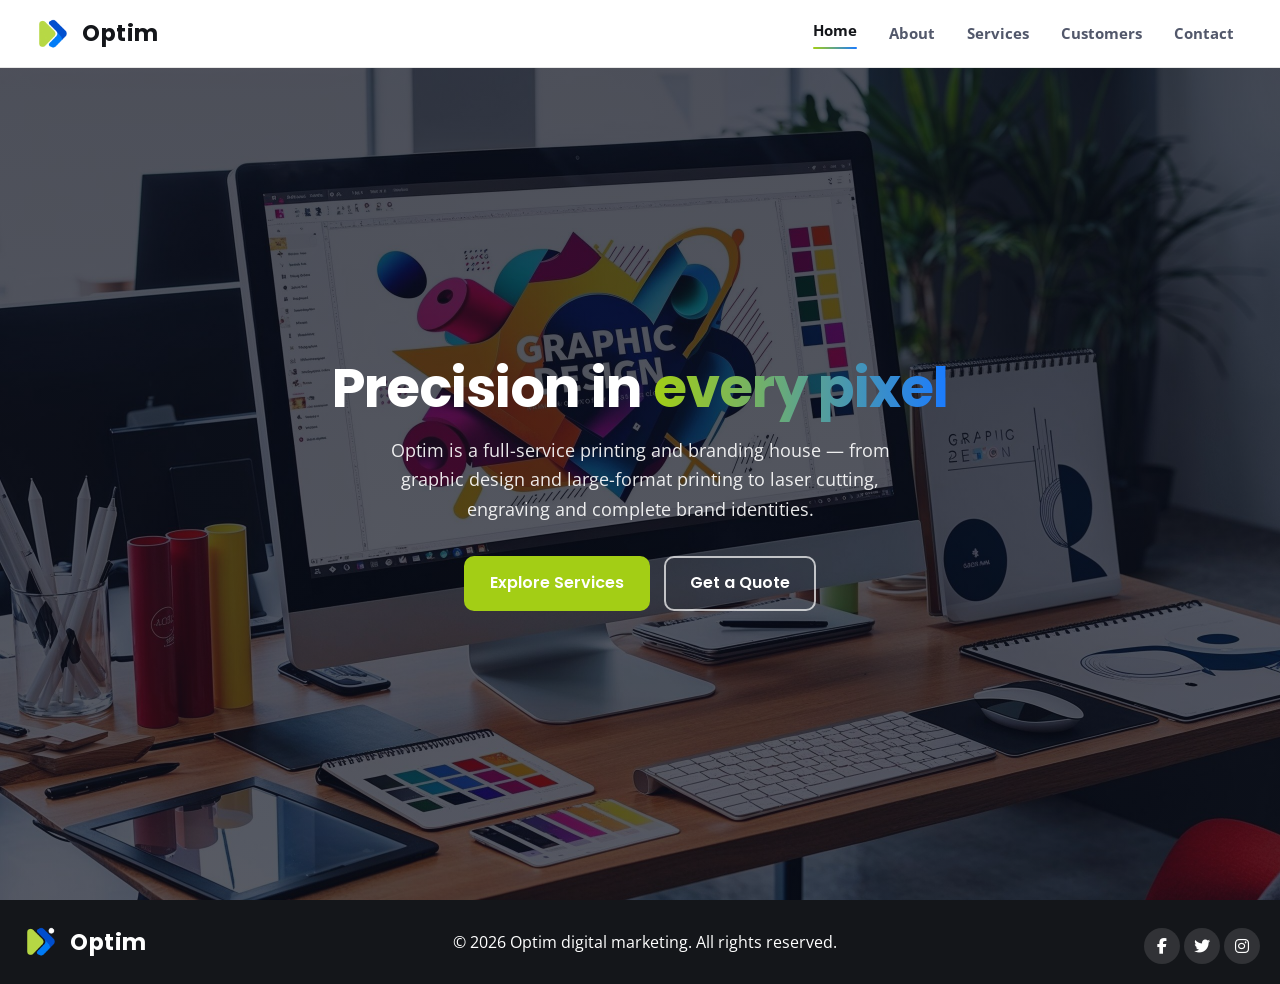
<file: index.html>
<!DOCTYPE html>
<html lang="en">
<head>
    <meta charset="UTF-8" />
    <meta name="viewport" content="width=device-width, initial-scale=1.0" />
    <title>Optim</title>
    <link rel="icon" href="logo.png" />
    <link rel="stylesheet" href="style.css" />
    <link rel="stylesheet" href="https://cdnjs.cloudflare.com/ajax/libs/font-awesome/6.1.1/css/all.min.css" />
</head>
<body>
    <nav class="navbar">
        <a href="index.html" class="brand">
            <img src="logo.png" alt="Optim logo" class="brand-logo" />
            <span>Optim</span>
        </a>
        <button class="nav-toggle" id="navToggle" aria-label="Toggle navigation">
            <span></span>
            <span></span>
            <span></span>
        </button>
        <ul class="nav-links" id="navLinks">
            <li><a href="index.html" class="active"><strong>Home</strong></a></li>
            <li><a href="about.html"><strong>About</strong></a></li>
            <li><a href="service.html"><strong>Services</strong></a></li>
            <li><a href="customers.html"><strong>Customers</strong></a></li>
            <li><a href="contact.html"><strong>Contact</strong></a></li>
        </ul>
    </nav>

    <section id="home" class="home">
        <div class="home-text">
            <!-- <span class="eyebrow">Printing &middot; Design &middot; Branding</span> -->
            <h1>Precision in <span class="grad">every pixel</span></h1>
            <p>Optim is a full-service printing and branding house — from graphic design and large-format printing to laser cutting, engraving and complete brand identities.</p>
            <div class="hero-actions">
                <a href="service.html" class="btn btn-primary">Explore Services</a>
                <a href="contact.html" class="btn btn-ghost btn-ghost-light">Get a Quote</a>
            </div>
        </div>
      

             
               



    </section>
      <footer class="footer">
           </div>
           <a href="index.html" class="brand">
            <img src="logo.png" alt="Optim logo" class="brand-logo" />
            <span>Optim</span>
        </a>
        <p>&copy; <span id="year"></span> Optim digital marketing. All rights reserved.</p>
        <div class="icons-footer">
         <a href="https://www.facebook.com/OPTIMdigitalmarketingexperts" target="_blank" rel="noopener noreferrer"><i class="fab fa-facebook-f"></i></a>
          <a href="https://x.com/optimdigitalm" target="_blank" rel="noopener noreferrer"><i class="fab fa-twitter"></i></a>
          <a href="https://www.instagram.com/optimdigitalmarkertingexpert_r/" target="_blank" rel="noopener noreferrer"><i class="fab fa-instagram"></i></a>
      </footer>
    

    <script>
        const toggle = document.getElementById("navToggle");
        const links = document.getElementById("navLinks");
        document.getElementById("year").textContent = new Date().getFullYear();
        toggle.addEventListener("click", () => links.classList.toggle("open"));
        links.addEventListener("click", (e) => {
            if (e.target.tagName === "A") links.classList.remove("open");
        });
    </script>
    
</body>
</html>
</file>
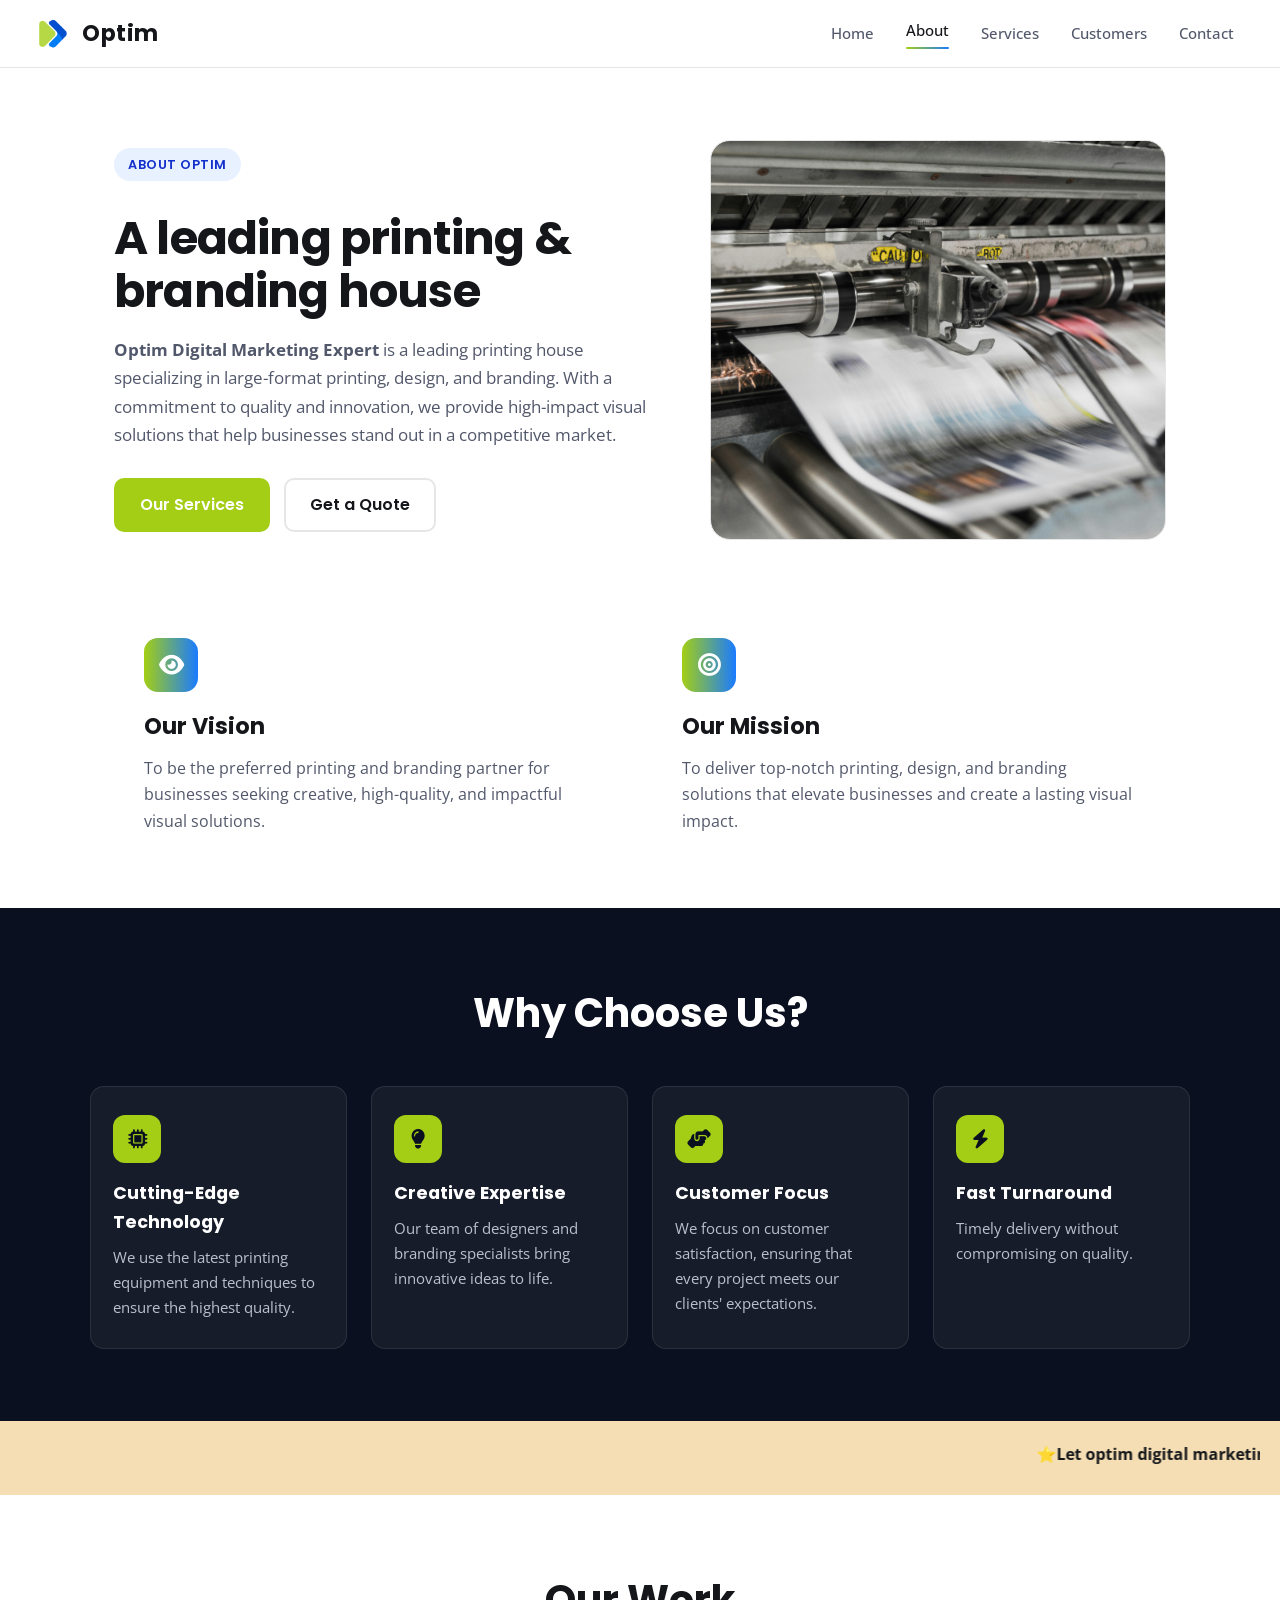
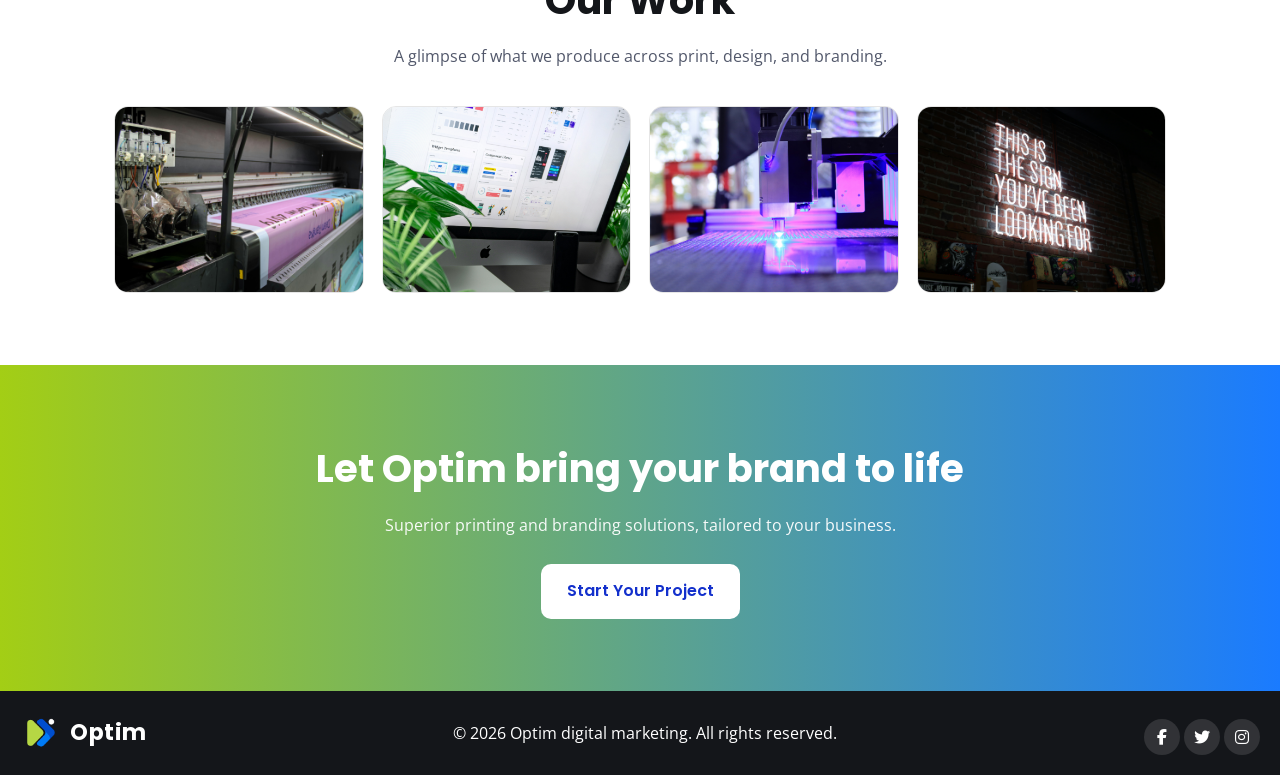
<file: about.html>
<!DOCTYPE html>
<html lang="en">
<head>
    <meta charset="UTF-8" />
    <meta name="viewport" content="width=device-width, initial-scale=1.0" />
    <title>Optim — About</title>
    <link rel="icon" href="logo.png" />
    <link rel="stylesheet" href="style.css" />
    <link rel="stylesheet" href="https://cdnjs.cloudflare.com/ajax/libs/font-awesome/6.1.1/css/all.min.css" />
</head>
<body>
    <nav class="navbar">
        <a href="index.html" class="brand">
            <img src="logo.png" alt="Optim logo" class="brand-logo" />
            <span>Optim</span>
        </a>
        <button class="nav-toggle" id="navToggle" aria-label="Toggle navigation">
            <span></span>
            <span></span>
            <span></span>
        </button>
        <ul class="nav-links" id="navLinks">
            <li><a href="index.html">Home</a></li>
            <li><a href="about.html" class="active">About</a></li>
            <li><a href="service.html">Services</a></li>
            <li><a href="customers.html">Customers</a></li>
            <li><a href="contact.html">Contact</a></li>
        </ul>
    </nav>

    <!-- Intro -->
    <section class="about-intro">
        <div class="about-intro-text">
            <span class="eyebrow">About Optim</span>
            <h1>A leading printing &amp; branding house</h1>
            <p><strong>Optim Digital Marketing Expert</strong> is a leading printing house specializing in large-format printing, design, and branding. With a commitment to quality and innovation, we provide high-impact visual solutions that help businesses stand out in a competitive market.</p>
            <div class="about-actions">
                <a href="service.html" class="btn btn-primary">Our Services</a>
                <a href="contact.html" class="btn btn-ghost">Get a Quote</a>
            </div>
        </div>
        <div class="about-intro-visual">
            
        </div>
    </section>

    <!-- Vision & Mission -->
    <section class="vm">
        <article class="vm-card">
            <div class="vm-icon"><i class="fa-solid fa-eye"></i></div>
            <h2>Our Vision</h2>
            <p>To be the preferred printing and branding partner for businesses seeking creative, high-quality, and impactful visual solutions.</p>
        </article>
        <article class="vm-card">
            <div class="vm-icon"><i class="fa-solid fa-bullseye"></i></div>
            <h2>Our Mission</h2>
            <p>To deliver top-notch printing, design, and branding solutions that elevate businesses and create a lasting visual impact.</p>
        </article>
    </section>

    <!-- Why choose us -->
    <section class="why">
        <div class="why-inner">
            <h2>Why Choose Us?</h2>
            <div class="why-grid">
                <div class="why-item">
                    <div class="why-icon"><i class="fa-solid fa-microchip"></i></div>
                    <h3>Cutting-Edge Technology</h3>
                    <p>We use the latest printing equipment and techniques to ensure the highest quality.</p>
                </div>
                <div class="why-item">
                    <div class="why-icon"><i class="fa-solid fa-lightbulb"></i></div>
                    <h3>Creative Expertise</h3>
                    <p>Our team of designers and branding specialists bring innovative ideas to life.</p>
                </div>
                <div class="why-item">
                    <div class="why-icon"><i class="fa-solid fa-handshake-angle"></i></div>
                    <h3>Customer Focus</h3>
                    <p>We focus on customer satisfaction, ensuring that every project meets our clients' expectations.</p>
                </div>
                <div class="why-item">
                    <div class="why-icon"><i class="fa-solid fa-bolt"></i></div>
                    <h3>Fast Turnaround</h3>
                    <p>Timely delivery without compromising on quality.</p>
                </div>
            </div>
        </div>
    </section>
    <div class="about-connecter">
     <marquee>   <p> <strong>⭐Let optim digital marketing experts bring your brand to life with our superior printing and branding solutions⭐ </strong></p>  </marquee>   
    </div>

    <!-- Our work gallery -->
    <section class="work">
        <div class="work-head">
            <h2>Our Work</h2>
            <p>A glimpse of what we produce across print, design, and branding.</p>
        </div>
        <div class="work-grid">
            <figure class="work-tile"><img src="logos/geri-sakti-CYrYxz-uvE4-unsplash.jpg" alt="Large-format printing sample" width="800" height="600" loading="lazy" /><p>Large-format printing sample</p></figure>
            <figure class="work-tile"><img src="logos/balazs-ketyi-_x335IZXxfc-unsplash.jpg" alt="Graphic design sample" width="800" height="600" loading="lazy" /><p>Graphic design sample</p></figure>
            <figure class="work-tile"><img src="logos/opt-lasers-KshEaH06rV8-unsplash.jpg" alt="UV and laser work sample" width="800" height="600" loading="lazy" /><p>UV and laser work sample</p></figure>
            <figure class="work-tile"><img src="logos/austin-chan-ukzHlkoz1IE-unsplash.jpg" alt="Branding and signage sample" width="800" height="600" loading="lazy" /><p>Branding and signage sample</p></figure>
        </div>
    </section>

    <!-- CTA band -->
    <section class="cta-band">
        <h2>Let Optim bring your brand to life</h2>
        <p>Superior printing and branding solutions, tailored to your business.</p>
        <a href="contact.html" class="btn btn-cta-light">Start Your Project</a>
    </section>
        <!-- Footer -->

            <footer class="footer">
           
           <a href="index.html" class="brand">
            <img src="logo.png" alt="Optim logo" class="brand-logo" />
            <span>Optim</span>
        </a>
        <p>&copy; <span id="year"></span> Optim digital marketing. All rights reserved.</p>
        <div class="icons-footer">
 <a href="https://www.facebook.com/OPTIMdigitalmarketingexperts" target="_blank" rel="noopener noreferrer"><i class="fab fa-facebook-f"></i></a>
          <a href="https://x.com/optimdigitalm" target="_blank" rel="noopener noreferrer"><i class="fab fa-twitter"></i></a>
          <a href="https://www.instagram.com/optimdigitalmarkertingexpert_r/" target="_blank" rel="noopener noreferrer"><i class="fab fa-instagram"></i></a>
          </div>
      </footer>
      
    <script>
        const toggle = document.getElementById("navToggle");
        const links = document.getElementById("navLinks");
         document.getElementById("year").textContent = new Date().getFullYear();
        toggle.addEventListener("click", () => links.classList.toggle("open"));
        links.addEventListener("click", (e) => {
            if (e.target.tagName === "A") links.classList.remove("open");
        });
    </script>
</body>
</html>
</file>
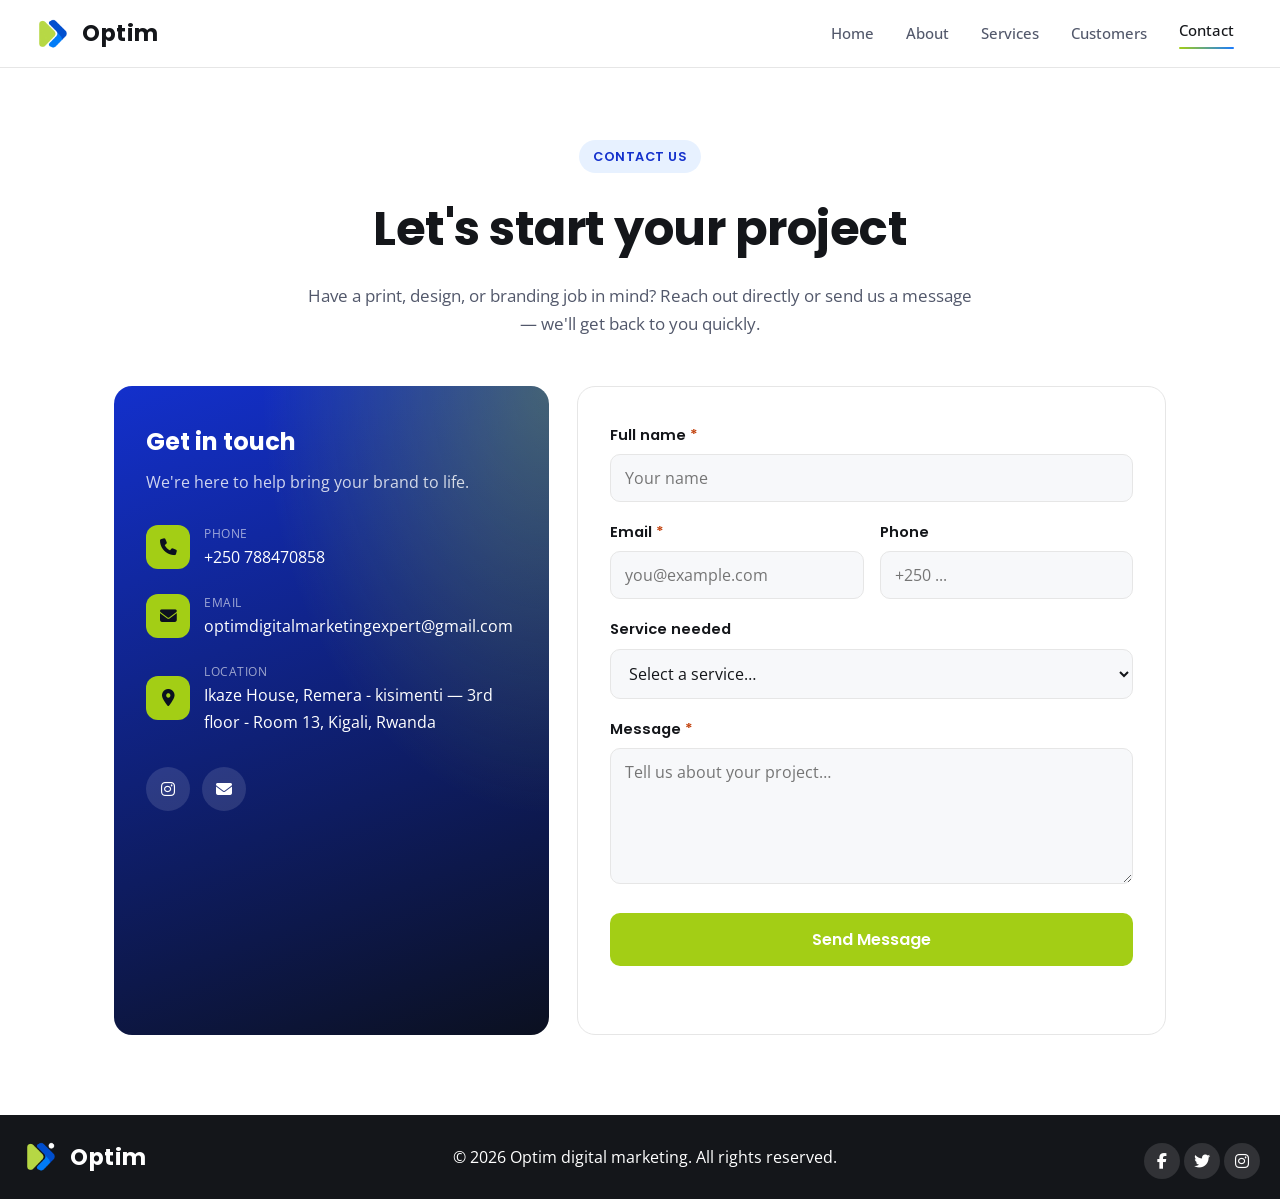
<file: contact.html>
<!DOCTYPE html>
<html lang="en">
<head>
    <meta charset="UTF-8" />
    <meta name="viewport" content="width=device-width, initial-scale=1.0" />
    <title>Optim — Contact</title>
    <link rel="icon" href="logo.png" />
    <link rel="stylesheet" href="style.css" />
    <link rel="stylesheet" href="https://cdnjs.cloudflare.com/ajax/libs/font-awesome/6.1.1/css/all.min.css" />
</head>
<body>
    <nav class="navbar">
        <a href="index.html" class="brand">
            <img src="logo.png" alt="Optim logo" class="brand-logo" />
            <span>Optim</span>
        </a>
        <button class="nav-toggle" id="navToggle" aria-label="Toggle navigation">
            <span></span>
            <span></span>
            <span></span>
        </button>
        <ul class="nav-links" id="navLinks">
            <li><a href="index.html">Home</a></li>
            <li><a href="about.html">About</a></li>
            <li><a href="service.html">Services</a></li>
            <li><a href="customers.html">Customers</a></li>
            <li><a href="contact.html" class="active">Contact</a></li>
        </ul>
    </nav>
 

    <header class="contact-hero">
        <span class="eyebrow">Contact Us</span>
        <h1>Let's start your project</h1>
        <p>Have a print, design, or branding job in mind? Reach out directly or send us a message — we'll get back to you quickly.</p>
    </header>

    <section class="contact">
        <div class="contact-grid">
            <!-- Info panel -->
            <aside class="contact-info">
                <h2>Get in touch</h2>
                <p>We're here to help bring your brand to life.</p>

                <ul class="info-list">
                    <li>
                        <span class="info-icon"><i class="fa-solid fa-phone"></i></span>
                        <span class="info-detail">
                            <span class="info-label">Phone</span>
                            <a href="tel:+250788312643">+250 788470858</a>
                        </span>
                    </li>
                    <li>
                        <span class="info-icon"><i class="fa-solid fa-envelope"></i></span>
                        <span class="info-detail">
                            <span class="info-label">Email</span>
                            <a href="mailto:optimdigitalmarketingexpert@gmail.com">optimdigitalmarketingexpert@gmail.com</a>
                        </span>
                    </li>
                    <li>
                        <span class="info-icon"><i class="fa-solid fa-location-dot"></i></span>
                        <span class="info-detail">
                            <span class="info-label">Location</span>
                            <span>Ikaze House, Remera - kisimenti — 3rd floor - Room 13, Kigali, Rwanda</span>
                        </span>
                    </li>
                </ul>

                <div class="socials">
                    <a href="https://www.instagram.com/optimdigitalmarkertingexpert_r/" target="_blank" rel="noopener" aria-label="Instagram"><i class="fa-brands fa-instagram"></i></a>
                    <a href="mailto:optimdigitalmarketingexpert@gmail.com" aria-label="Email"><i class="fa-solid fa-envelope"></i></a>
                </div>
            </aside>

            <!-- Contact form -->
            <form class="contact-form" id="contactForm" novalidate>
                <div class="field">
                    <label for="name">Full name <span class="req">*</span></label>
                    <input id="name" name="name" type="text" required autocomplete="name" placeholder="Your name" />
                </div>

                <div class="field-row">
                    <div class="field">
                        <label for="email">Email <span class="req">*</span></label>
                        <input id="email" name="email" type="email" required autocomplete="email" placeholder="you@example.com" />
                    </div>
                    <div class="field">
                        <label for="phone">Phone</label>
                        <input id="phone" name="phone" type="tel" autocomplete="tel" placeholder="+250 ..." />
                    </div>
                </div>

                <div class="field">
                    <label for="service">Service needed</label>
                    <select id="service" name="service">
                        <option value="">Select a service…</option>
                        <option>Graphic Design</option>
                        <option>Digital &amp; Offset Printing</option>
                        <option>UV Printing</option>
                        <option>Laser Cutting / Engraving</option>
                        <option>Large-Format Printing</option>
                        <option>Embroidery &amp; Screen Printing</option>
                        <option>Branding Services</option>
                        <option>Promotional Materials</option>
                        <option>Other</option>
                    </select>
                </div>

                <div class="field">
                    <label for="message">Message <span class="req">*</span></label>
                    <textarea id="message" name="message" rows="5" required placeholder="Tell us about your project…"></textarea>
                </div>

                <button type="submit" class="btn btn-primary">Send Message</button>
                <p class="form-note" id="formNote" role="status" aria-live="polite"></p>
            </form>
        </div>
    </section>
      <!-- Footer -->

        <footer class="footer">
           
           <a href="index.html" class="brand">
            <img src="logo.png" alt="Optim logo" class="brand-logo" />
            <span>Optim</span>
        </a>
        <p>&copy; <span id="year"></span> Optim digital marketing. All rights reserved.</p>
        <div class="icons-footer">
 <a href="https://www.facebook.com/OPTIMdigitalmarketingexperts" target="_blank" rel="noopener noreferrer"><i class="fab fa-facebook-f"></i></a>
          <a href="https://x.com/optimdigitalm" target="_blank" rel="noopener noreferrer"><i class="fab fa-twitter"></i></a>
          <a href="https://www.instagram.com/optimdigitalmarkertingexpert_r/" target="_blank" rel="noopener noreferrer"><i class="fab fa-instagram"></i></a>
          </div>
      </footer>


    <script>
        const toggle = document.getElementById("navToggle");
        const links = document.getElementById("navLinks");
         document.getElementById("year").textContent = new Date().getFullYear();
        toggle.addEventListener("click", () => links.classList.toggle("open"));
        links.addEventListener("click", (e) => {
            if (e.target.tagName === "A") links.classList.remove("open");
        });

        // Contact form: validate + feedback (no backend — swap for your endpoint)
        const form = document.getElementById("contactForm");
        const note = document.getElementById("formNote");
        form.addEventListener("submit", (e) => {
            e.preventDefault();
            if (!form.checkValidity()) {
                const firstInvalid = form.querySelector(":invalid");
                if (firstInvalid) firstInvalid.focus();
                note.className = "form-note error";
                note.textContent = "Please fill in the required fields correctly.";
                return;
            }
            note.className = "form-note success";
            note.textContent = "Thanks! Your message has been sent — we'll be in touch shortly.";
            form.reset();
        });
    </script>
</body>
</html>
</file>
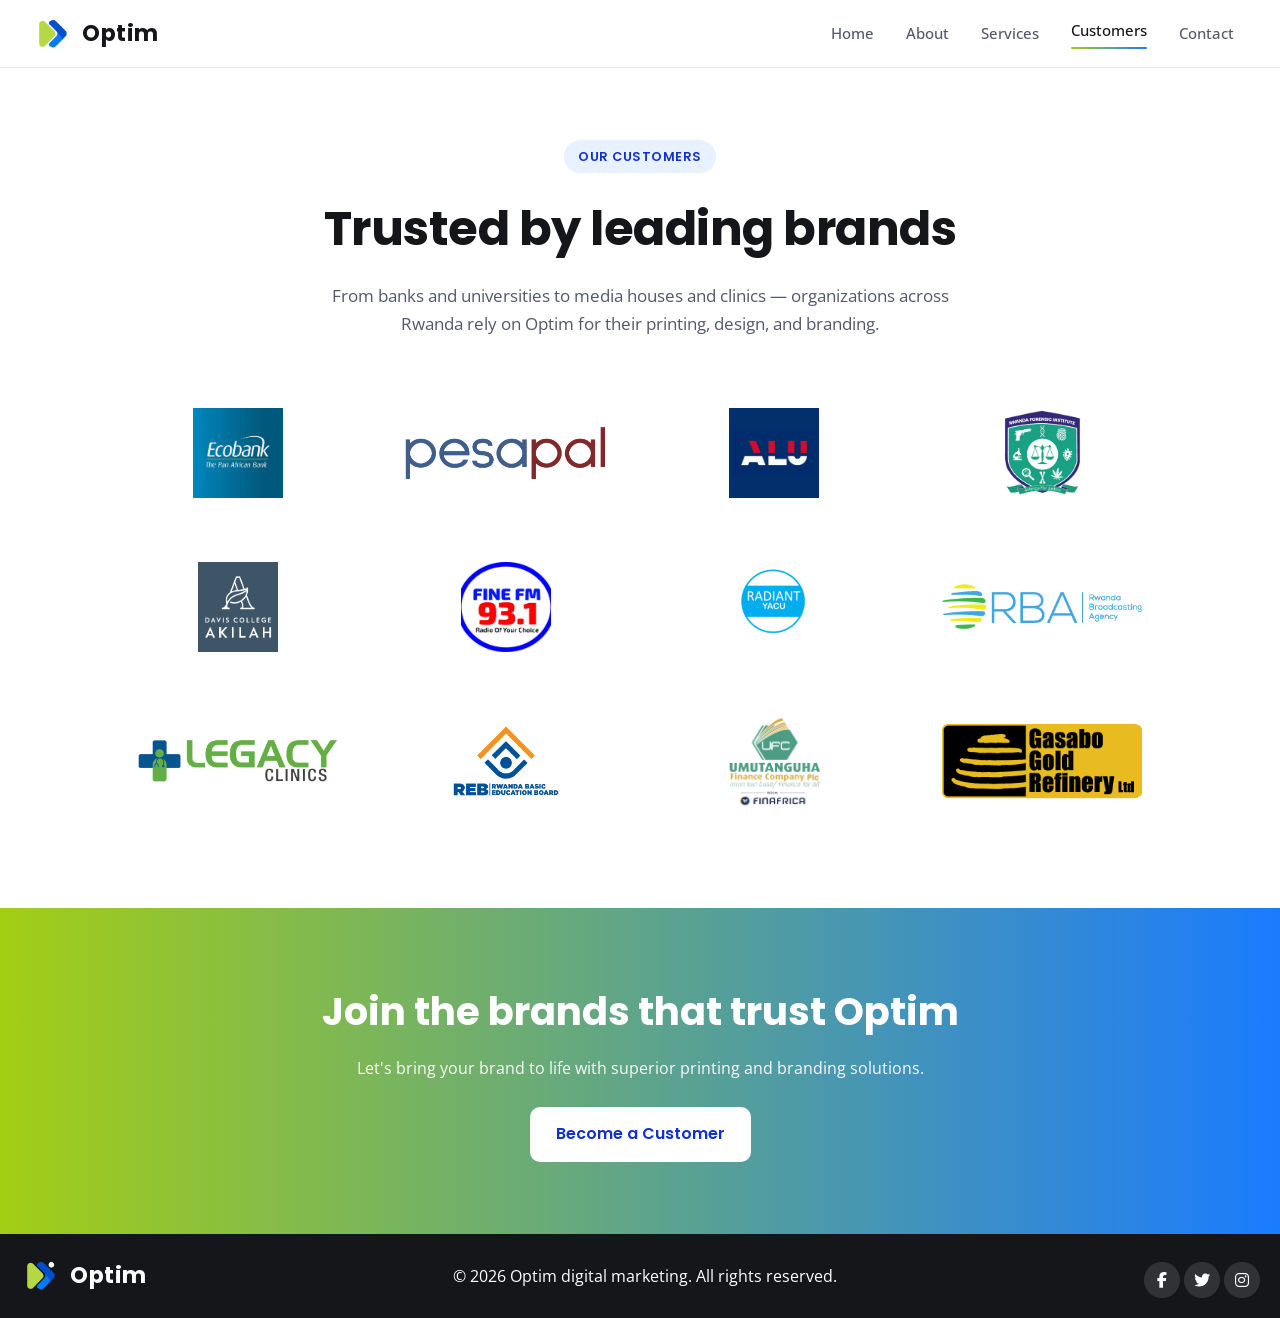
<file: customers.html>
<!DOCTYPE html>
<html lang="en">
<head>
    <meta charset="UTF-8" />
    <meta name="viewport" content="width=device-width, initial-scale=1.0" />
    <title>Optim — Customers</title>
    <link rel="icon" href="logo.png" />
    <link rel="stylesheet" href="style.css" />
    <link rel="stylesheet" href="https://cdnjs.cloudflare.com/ajax/libs/font-awesome/6.1.1/css/all.min.css" />
</head>
<body>
    <nav class="navbar">
        <a href="index.html" class="brand">
            <img src="logo.png" alt="Optim logo" class="brand-logo" />
            <span>Optim</span>
        </a>
        <button class="nav-toggle" id="navToggle" aria-label="Toggle navigation">
            <span></span>
            <span></span>
            <span></span>
        </button>
        <ul class="nav-links" id="navLinks">
            <li><a href="index.html">Home</a></li>
            <li><a href="about.html">About</a></li>
            <li><a href="service.html">Services</a></li>
            <li><a href="customers.html" class="active">Customers</a></li>
            <li><a href="contact.html">Contact</a></li>
        </ul>
    </nav>

    <header class="customers-hero">
        <span class="eyebrow">Our Customers</span>
        <h1>Trusted by leading brands</h1>
        <p>From banks and universities to media houses and clinics — organizations across Rwanda rely on Optim for their printing, design, and branding.</p>
    </header>

    <section class="customers">
        <div class="customers-grid">
            <figure class="customer-tile"><img src="logos/images (2).jpg" alt="Ecobank" width="320" height="160" loading="lazy" /></figure>
            <figure class="customer-tile"><img src="logos/pesapal-logo.png" alt="Pesapal" width="320" height="160" loading="lazy" /></figure>
            <figure class="customer-tile"><img src="logos/images (1).jpg" alt="African Leadership University" width="320" height="160" loading="lazy" /></figure>
            <figure class="customer-tile"><img src="logos/RFI_logo_new.jpeg" alt="Rwanda Forensic Institute" width="320" height="160" loading="lazy" /></figure>
            <figure class="customer-tile"><img src="logos/images.png" alt="Davis College Akilah" width="320" height="160" loading="lazy" /></figure>
            <figure class="customer-tile"><img src="logos/images.jpg" alt="Fine FM 93.1" width="320" height="160" loading="lazy" /></figure>
            <figure class="customer-tile"><img src="logos/logo.png" alt="Radiant Yacu" width="320" height="160" loading="lazy" /></figure>
            <figure class="customer-tile"><img src="logos/bc6ba.jpg" alt="Rwanda Broadcasting Agency" width="320" height="160" loading="lazy" /></figure>
            <figure class="customer-tile"><img src="logos/big-size.png" alt="Legacy Clinics" width="320" height="160" loading="lazy" /></figure>
            <figure class="customer-tile"><img src="logos/REB_Logo.png" alt="Rwanda Education Board" width="320" height="160" loading="lazy" /></figure>
            <figure class="customer-tile"><img src="logos/ufc-logo.png" alt="Umutanguha Finance" width="320" height="160" loading="lazy" /></figure>
            <figure class="customer-tile"><img src="logos/cropped-GGR-WEB-LAYOUT-1-02.png" alt="Gasabo Gold Refinery" width="320" height="160" loading="lazy" /></figure>
        </div>
    </section>

    <section class="cta-band">
        <h2>Join the brands that trust Optim</h2>
        <p>Let's bring your brand to life with superior printing and branding solutions.</p>
        <a href="contact.html" class="btn btn-cta-light">Become a Customer</a>
    </section>
       <!-- Footer -->

     <footer class="footer">
           
           <a href="index.html" class="brand">
            <img src="logo.png" alt="Optim logo" class="brand-logo" />
            <span>Optim</span>
        </a>
        <p>&copy; <span id="year"></span> Optim digital marketing. All rights reserved.</p>
        <div class="icons-footer">
             <a href="https://www.facebook.com/OPTIMdigitalmarketingexperts" target="_blank" rel="noopener noreferrer"><i class="fab fa-facebook-f"></i></a>
          <a href="https://x.com/optimdigitalm" target="_blank" rel="noopener noreferrer"><i class="fab fa-twitter"></i></a>
          <a href="https://www.instagram.com/optimdigitalmarkertingexpert_r/" target="_blank" rel="noopener noreferrer"><i class="fab fa-instagram"></i></a>
          </div>
      </footer>
      
    <script>
        const toggle = document.getElementById("navToggle");
        const links = document.getElementById("navLinks");
         document.getElementById("year").textContent = new Date().getFullYear();
        toggle.addEventListener("click", () => links.classList.toggle("open"));
        links.addEventListener("click", (e) => {
            if (e.target.tagName === "A") links.classList.remove("open");
        });
    </script>
</body>
</html>
</file>
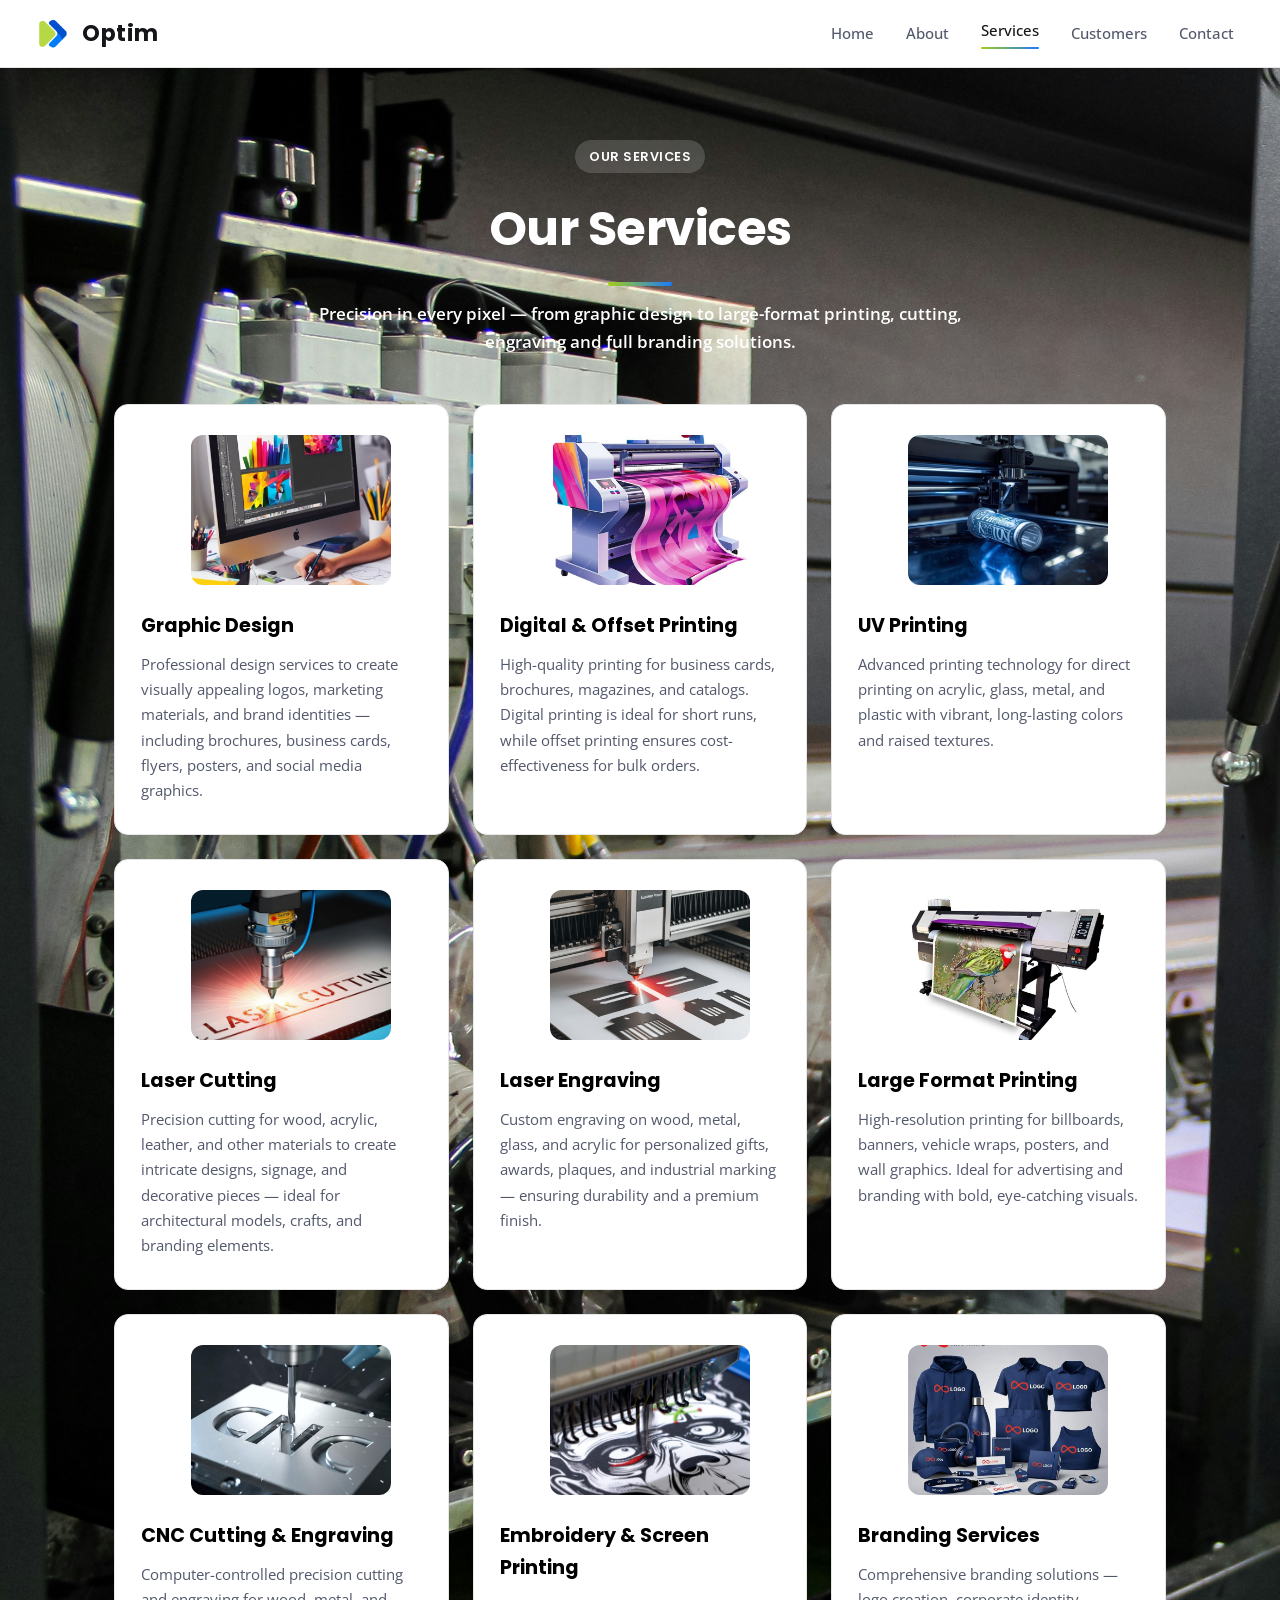
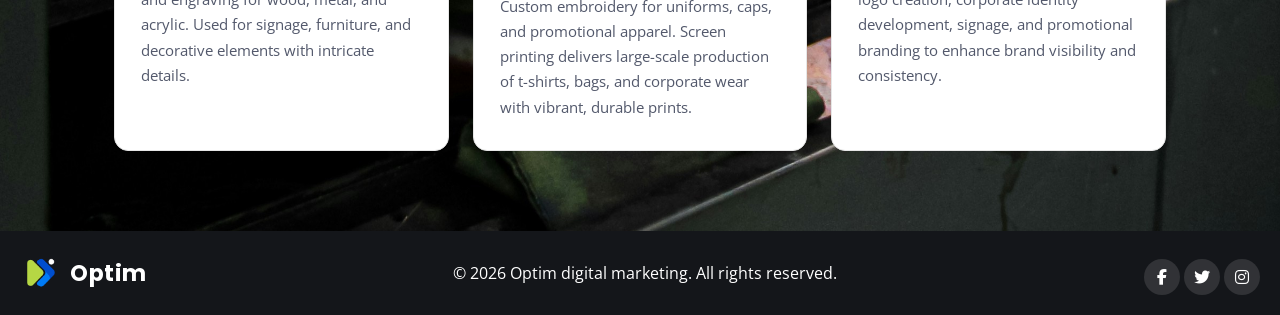
<file: service.html>
<!DOCTYPE html>
<html lang="en">
<head>
    <meta charset="UTF-8" />
    <meta name="viewport" content="width=device-width, initial-scale=1.0" />
    <title>Optim — Services</title>
    <link rel="icon" href="logo.png" />
    <link rel="stylesheet" href="style.css" />
    <link rel="stylesheet" href="https://cdnjs.cloudflare.com/ajax/libs/font-awesome/6.1.1/css/all.min.css" />
</head>
<body>
    <nav class="navbar">
        <a href="index.html" class="brand">
            <img src="logo.png" alt="Optim logo" class="brand-logo" />
            <span>Optim</span>
        </a>
        <button class="nav-toggle" id="navToggle" aria-label="Toggle navigation">
            <span></span>
            <span></span>
            <span></span>
        </button>
        <ul class="nav-links" id="navLinks">
            <li><a href="index.html">Home</a></li>
            <li><a href="about.html">About</a></li>
            <li><a href="service.html" class="active">Services</a></li>
            <li><a href="customers.html">Customers</a></li>
            <li><a href="contact.html">Contact</a></li>
        </ul>
    </nav>
      <div class="servicer">
    <header class="services-hero">
        <span class="eyebrow">Our Services</span>   
        <h1>Our Services</h1>
        <p>Precision in every pixel — from graphic design to large-format printing, cutting, engraving and full branding solutions.</p>
    </header>

    <section class="services">
        <div class="services-grid">

            <article class="service-card">
                <div class="service-img"><img src="grapphic design.jpg" alt="graphic design"></div>
                <h2>Graphic Design</h2>
                <p>Professional design services to create visually appealing logos, marketing materials, and brand identities — including brochures, business cards, flyers, posters, and social media graphics.</p>
            </article>

            <article class="service-card">
                <div class="service-img"><img src="digital-oof-set.jpg" alt="digital & offset printing"></div>
                <h2>Digital &amp; Offset Printing</h2>
                <p>High-quality printing for business cards, brochures, magazines, and catalogs. Digital printing is ideal for short runs, while offset printing ensures cost-effectiveness for bulk orders.</p>
            </article>

            <article class="service-card">
                <div class="service-img"><img src="uv-printing.jpg" alt=""></div>
                <h2>UV Printing</h2>
                <p>Advanced printing technology for direct printing on acrylic, glass, metal, and plastic with vibrant, long-lasting colors and raised textures.</p>
            </article>

            <article class="service-card">
                <div class="service-img"><img src="laser-cutting.png" alt="laser cutting"></div>
                <h2>Laser Cutting</h2>
                <p>Precision cutting for wood, acrylic, leather, and other materials to create intricate designs, signage, and decorative pieces — ideal for architectural models, crafts, and branding elements.</p>
            </article>

            <article class="service-card">
                <div class="service-img"><img src="laser-engraving.jpg" alt="laser engraving"></div>
                <h2>Laser Engraving</h2>
                <p>Custom engraving on wood, metal, glass, and acrylic for personalized gifts, awards, plaques, and industrial marking — ensuring durability and a premium finish.</p>
            </article>

            <article class="service-card">
                <div class="service-img"><img src="large-format-printer.jpg" alt="large format printing"></div>
                <h2>Large Format Printing</h2>
                <p>High-resolution printing for billboards, banners, vehicle wraps, posters, and wall graphics. Ideal for advertising and branding with bold, eye-catching visuals.</p>
            </article>

            <article class="service-card">
                <div class="service-img"><img src="cnc-cutting.jpg" alt="CNC cutting & engraving"></div>
                <h2>CNC Cutting &amp; Engraving</h2>
                <p>Computer-controlled precision cutting and engraving for wood, metal, and acrylic. Used for signage, furniture, and decorative elements with intricate details.</p>
            </article>

            <article class="service-card">
                <div class="service-img"><img src="embroidery.png" alt="embroidery & screen printing"></div>
                <h2>Embroidery &amp; Screen Printing</h2>
                <p>Custom embroidery for uniforms, caps, and promotional apparel. Screen printing delivers large-scale production of t-shirts, bags, and corporate wear with vibrant, durable prints.</p>
            </article>

            <article class="service-card">
                <div class="service-img"><img src="BRand.jpg" alt="branding services"></div>
                <h2>Branding Services</h2>
                <p>Comprehensive branding solutions — logo creation, corporate identity development, signage, and promotional branding to enhance brand visibility and consistency.</p>
            </article>

        

        </div>
    </section>
       <!-- Footer -->

      <footer class="footer">
           
           <a href="index.html" class="brand">
            <img src="logo.png" alt="Optim logo" class="brand-logo" />
            <span>Optim</span>
        </a>
        <p>&copy; <span id="year"></span> Optim digital marketing. All rights reserved.</p>
        <div class="icons-footer">
           <a href="https://www.facebook.com/OPTIMdigitalmarketingexperts" target="_blank" rel="noopener noreferrer"><i class="fab fa-facebook-f"></i></a>
          <a href="https://x.com/optimdigitalm" target="_blank" rel="noopener noreferrer"><i class="fab fa-twitter"></i></a>
          <a href="https://www.instagram.com/optimdigitalmarkertingexpert_r/" target="_blank" rel="noopener noreferrer"><i class="fab fa-instagram"></i></a>
          </div>
      </footer>
    <script>
        const toggle = document.getElementById("navToggle");
        const links = document.getElementById("navLinks");
         document.getElementById("year").textContent = new Date().getFullYear();
        toggle.addEventListener("click", () => links.classList.toggle("open"));
        links.addEventListener("click", (e) => {
            if (e.target.tagName === "A") links.classList.remove("open");
        });
    </script>
    </div>
    <div>

    </div>
</body>
</html>
</file>
<file: style.css>
@import url("https://fonts.googleapis.com/css2?family=Open+Sans:wght@400;500;600;700&family=Poppins:wght@400;500;600;700&display=swap");

/* ===== Tokens (colors sampled from the logo) ===== */
:root {
    --ink: #14161a;
    --muted: #52586b;      /* meets 4.5:1 on white */
    --line: #e6e6e6;
    --bg: #ffffff;
    --surface: #f7f8fa;
    --green: #a3ce15;      /* logo lime chevron */
    --blue: #1a7bff;       /* logo bright-blue chevron */
    --blue-deep: #1330cc;  /* logo royal-blue chevron */
    --accent: var(--blue);
    --cta: #c2410c;        /* warm CTA — white text meets 4.5:1 */
    --brand-gradient: linear-gradient(90deg, var(--green), var(--blue));
    --font-head: "Poppins", sans-serif;
    --font-body: "Open Sans", sans-serif;
    --nav-height: 68px;
    --max: 1100px;
}

/* ===== Base ===== */
* {
    margin: 0;
    padding: 0;
    box-sizing: border-box;
}

html {
    scroll-behavior: smooth;
}

body {
    font-family: var(--font-body);
    background: var(--bg);
    color: var(--ink);
    line-height: 1.65;
    font-size: 16px;
    -webkit-font-smoothing: antialiased;
}

h1, h2, h3, .brand {
    font-family: var(--font-head);
}

a {
    text-decoration: none;
    color: inherit;
}

/* Visible keyboard focus (accessibility) */
:focus-visible {
    outline: 3px solid var(--blue);
    outline-offset: 2px;
    border-radius: 4px;
}

/* ===== Navbar ===== */
.navbar {
    position: sticky;
    top: 0;
    z-index: 1000;
    height: var(--nav-height);
    display: flex;
    align-items: center;
    justify-content: space-between;
    padding: 0 32px;
    background: var(--bg);
    border-bottom: 1px solid var(--line);
    box-shadow: 0 2px 6px var(black)
   
}

.brand {
    display: inline-flex;
    align-items: center;
    gap: 10px;
    font-size: 1.4rem;
    font-weight: 700;
    letter-spacing: 0.5px;
    border: 0;
}

.brand-logo {
    height: 40px;
    width: 40px;
    border-radius: 9px;
    object-fit: cover;
    
}

.nav-links {
    display: flex;
    align-items: center;
    gap: 4px;
    list-style: none;
}

.nav-links a {
    display: inline-block;
    padding: 8px 14px;
    font-size: 0.95rem;
    font-weight: 500;
    color: var(--muted);
    border-radius: 6px;
    transition: color 0.2s ease, background 0.2s ease;
}

.nav-links a:hover {
    color: var(--ink);
    background: #f5f5f5;
}

.nav-links a.active {
    color: var(--ink);
}

.nav-links a.active::after {
    content: "";
    display: block;
    height: 2px;
    margin-top: 4px;
    background: var(--brand-gradient);
    border-radius: 2px;
}

/* ===== Hamburger (mobile) ===== */
.nav-toggle {
    display: none;
    flex-direction: column;
    gap: 5px;
    background: none;
    border: 0;
    cursor: pointer;
    padding: 6px;
}

.nav-toggle span {
    width: 24px;
    height: 2px;
    background: var(--ink);
    border-radius: 2px;
}

/* ===== Buttons ===== */
.btn {
    display: inline-flex;
    align-items: center;
    justify-content: center;
    gap: 8px;
    min-height: 46px;
    padding: 12px 24px;
    border: 2px solid transparent;
    border-radius: 10px;
    font-family: var(--font-head);
    font-size: 1rem;
    font-weight: 600;
    cursor: pointer;
    transition: transform 0.15s ease, box-shadow 0.2s ease, background 0.2s ease, color 0.2s ease;
}

.btn-primary {
    color: #fff;
    background: var(--cta);
    background-color: #a3ce15;
}

.btn-primary:hover {
    transform: translateY(-2px);
    box-shadow: 0 10px 22px rgba(234, 88, 12, 0.35);
    background: var(--blue);
}

.btn-ghost {
    color: var(--ink);
    border-color: var(--line);
}

.btn-ghost:hover {
    border-color: var(--blue);
    color: var(--green);
}

/* Ghost button on dark backgrounds (hero) */
.btn-ghost-light {
    color: #fff;
    background: transparent;
    border-color: rgba(255, 255, 255, 0.7);
}

.btn-ghost-light:hover {
    color: var(--blue-deep);
    background-color: var(--blue);  
    border-color: #fff;
}

/* ===== Home (background-image hero) ===== */
.home {
    min-height: calc(100dvh - var(--nav-height));
    display: flex;
    flex-direction: column;
    justify-content: center;
    align-items: center;
    text-align: center;
    padding: 72px 24px;
    color: #fff;
    background:
        linear-gradient(rgba(9, 13, 26, 0.72), rgba(9, 13, 26, 0.68)),
        url("optim-hero0.jpg") center / cover no-repeat;
}

.home-text {
    display: flex;
    flex-direction: column;
    align-items: center;
    max-width: 720px;
}

.home .eyebrow {
    color: #fff;
    background: rgba(255, 255, 255, 0.16);
    backdrop-filter: blur(2px);
}

.eyebrow {
    display: inline-block;
    margin-bottom: 16px;
    padding: 6px 14px;
    border-radius: 999px;
    font-family: var(--font-head);
    font-size: 0.8rem;
    font-weight: 600;
    letter-spacing: 0.5px;
    text-transform: uppercase;
    color: var(--blue-deep);
    background: rgba(26, 123, 255, 0.1);
}

.home h1 {
    font-size: clamp(2.1rem, 5.5vw, 3.4rem);
    font-weight: 700;
    margin-bottom: 16px;
    letter-spacing: -1px;
    line-height: 1.15;
}

.home h1 .grad {
    background: var(--brand-gradient);
    -webkit-background-clip: text;
    background-clip: text;
    color: transparent;
}

.home p {
    font-size: 1.12rem;
    max-width: 560px;
    color: rgba(255, 255, 255, 0.9);
    margin-bottom: 32px;
}

.hero-actions {
    display: flex;
    flex-wrap: wrap;
    gap: 14px;
    justify-content: center;
}

/* ===== About ===== */
.about {
    max-width: var(--max);
    margin: 0 auto;
    padding: 80px 24px;
    display: grid;
    grid-template-columns: repeat(2, 1fr);
    gap: 28px;
}
.about-connecter{
    padding: 20px;
    background-color: wheat;
}

.aboutustitle {
    grid-column: 1 / -1;
    text-align: center;
    font-size: clamp(1.8rem, 4vw, 2.5rem);
    font-weight: 700;
    letter-spacing: -0.5px;
    margin-bottom: 12px;
}

.card {
    padding: 36px 28px;
    border: 1px solid var(--line);
    border-radius: 12px;
    background: var(--bg);
    text-align: center;
    transition: box-shadow 0.25s ease, transform 0.25s ease;
}

.card:hover {
    box-shadow: 0 12px 30px rgba(0, 0, 0, 0.06);
    transform: translateY(-4px);
}

.card h2 {
    font-size: 1.3rem;
    margin-bottom: 12px;
}

.card p {
    color: var(--muted);
}

.wordsabout {
    grid-column: 1 / -1;
    max-width: 780px;
    margin: 8px auto 0;
    text-align: center;
    color: var(--muted);
}

/* ===== Services ===== */
.servicer{
    background-image: url(logos/geri-sakti-CYrYxz-uvE4-unsplash.jpg);
    background-repeat: no-repeat;
    background-size: cover;
}
.services-hero {
    text-align: center;
    padding: 72px 24px 8px;
    max-width: 720px;
    margin: 0 auto;
}

.services-hero h1 {
    font-size: clamp(2rem, 5vw, 3rem);
    font-weight: 700;
    letter-spacing: -0.5px;
    margin-bottom: 14px;
    color: white;
}

.services-hero h1::after {
    content: "";
    display: block;
    width: 64px;
    height: 4px;
    margin: 14px auto 0;
    border-radius: 4px;
    background: var(--brand-gradient);
}

.services-hero p {
    color: white;
    font-size: 1.05rem;
    font-style: poppins, sans-serif;
    font-weight: 600;
}
.services-hero .eyebrow {
    color: white;
    background: rgba(255, 255, 255, 0.16);
    backdrop-filter: blur(2px);
    padding: 6px 14px;
}
.services {
    max-width: var(--max);
    margin: 0 auto;
    padding: 40px 24px 80px;
}

.services-grid {
    display: grid;
    grid-template-columns: repeat(auto-fill, minmax(280px, 1fr));
    gap: 24px;
}

.service-card {
    padding: 30px 26px;
    border: 1px solid var(--line);
    border-radius: 14px;
    background: var(--bg);
    transition: box-shadow 0.25s ease, transform 0.25s ease, border-color 0.25s ease;
    background: #fff;
    
    color: black;
}
.service-img img{
    width: 200px;
    height: 150px;
    object-fit: cover;
    border-radius: 12px;
    margin-bottom: 18px;
    padding: 10p 1.5pxx;
    margin-left: 50px;
}
.service-card p {
    color: var(--muted);
    font-size: 0.96rem;
    color: black;
}
.service-card:hover {
    transform: translatey(-6px);
    border-color: transparent;
    box-shadow: 0 16px 36px rgba(0, 0, 0, 0.08);
}

.service-icon {
    display: inline-flex;
    align-items: center;
    justify-content: center;
    width: 54px;
    height: 54px;
    margin-bottom: 18px;
    border-radius: 12px;
    font-size: 1.35rem;
    color: #fff;
    background: var(--brand-gradient);
}

.service-card h2 {
    font-size: 1.2rem;
    margin-bottom: 10px;
}

.service-card p {
    color: var(--muted);
    font-size: 0.96rem;
}

/* ===== About: Intro ===== */
.about-intro {
    max-width: var(--max);
    margin: 0 auto;
    padding: 72px 24px 40px;
    display: grid;
    grid-template-columns: 1.2fr 1fr;
    gap: 48px;
    align-items: center;
}

.about-intro-text h1 {
    font-size: clamp(1.9rem, 4.5vw, 2.9rem);
    font-weight: 700;
    letter-spacing: -0.8px;
    line-height: 1.15;
    margin: 14px 0 18px;
}

.about-intro-text p {
    color: var(--muted);
    font-size: 1.08rem;
    margin-bottom: 28px;
}

.about-actions {
    display: flex;
    flex-wrap: wrap;
    gap: 14px;
}

.about-intro-visual {
    display: flex;
    flex-direction: column;
    align-items: center;
    justify-content: center;
    gap: 16px;
    padding: 40px;
    border-radius: 20px;
    background:
        radial-gradient(120% 120% at 50% 0%, rgba(26, 123, 255, 0.12), transparent 60%),
        var(--surface);
    border: 1px solid var(--line);
    background-image: url(logos/bank-phrom-Tzm3Oyu_6sk-unsplash.jpg);
    background-size: cover;
    background-position: center;  
    height: 400px;
}

.about-intro-visual img {
    width: 200px;
    height: 600px;
    border-radius: 24px;
    box-shadow: 0 20px 44px rgba(0, 0, 0, 0.28);
}

.about-intro-visual .tagline {
    font-family: var(--font-head);
    font-weight: 600;
    color: var(--ink);
}

/* ===== About: Vision & Mission ===== */
.vm {
    max-width: var(--max);
    margin: 0 auto;
    padding: 24px 24px 40px;
    display: grid;
    grid-template-columns: repeat(2, 1fr);
    gap: 24px;
}

.vm-card {
    padding: 34px 30px;
   
    border-radius: 16px;
    background: var(--bg);
    transition: box-shadow 0.25s ease, transform 0.25s ease;
}

.vm-card:hover {
    transform: translateY(-4px);
    box-shadow: 0 16px 34px rgba(0, 0, 0, 0.07);
}

.vm-icon {
    display: inline-flex;
    align-items: center;
    justify-content: center;
    width: 54px;
    height: 54px;
    margin-bottom: 16px;
    border-radius: 14px;
    font-size: 1.4rem;
    color: #fff;
    background: var(--brand-gradient);
}

.vm-card h2 {
    font-size: 1.4rem;
    margin-bottom: 10px;
}

.vm-card p {
    color: var(--muted);
}

/* ===== About: Why Choose Us (dark, echoes the brochure) ===== */
.why {
    background: #0b1020;
    color: #fff;
    padding: 72px 24px;
}

.why-inner {
    max-width: var(--max);
    margin: 0 auto;
}

.why-inner > h2 {
    text-align: center;
    font-size: clamp(1.8rem, 4vw, 2.5rem);
    margin-bottom: 40px;
}

.why-grid {
    display: grid;
    grid-template-columns: repeat(4, 1fr);
    gap: 24px;
}

.why-item {
    padding: 28px 22px;
    border-radius: 14px;
    background: rgba(255, 255, 255, 0.05);
    border: 1px solid rgba(255, 255, 255, 0.09);
}

.why-icon {
    display: inline-flex;
    align-items: center;
    justify-content: center;
    width: 48px;
    height: 48px;
    margin-bottom: 16px;
    border-radius: 12px;
    font-size: 1.2rem;
    color: #0b1020;
    background: var(--green);
}

.why-item h3 {
    font-family: var(--font-head);
    font-size: 1.1rem;
    margin-bottom: 8px;
}

.why-item p {
    color: #b9c0cf;
    font-size: 0.95rem;
}

/* ===== About: Our Work gallery ===== */
.work {
    max-width: var(--max);
    margin: 0 auto;
    padding: 72px 24px;
}

.work-head {
    text-align: center;
    margin-bottom: 36px;
}

.work-head h2 {
    font-size: clamp(1.8rem, 4vw, 2.5rem);
    margin-bottom: 10px;
}

.work-head p {
    color: var(--muted);
}

.work-grid {
    display: grid;
    grid-template-columns: repeat(4, 1fr);
    gap: 18px;
}

.work-tile {
    margin: 0;
    overflow: hidden;
    border-radius: 14px;
    border: 1px solid var(--line);
    aspect-ratio: 4 / 3;
}

.work-tile img {
    display: block;
    width: 100%;
    height: 100%;
    object-fit: cover;
    transition: transform 0.35s ease;
}

.work-tile:hover img {
    transform: scale(1.06);
}

/* ===== Customers ===== */
.customers-hero {
    text-align: center;
    padding: 72px 24px 8px;
    max-width: 720px;
    margin: 0 auto;
}

.customers-hero h1 {
    font-size: clamp(2rem, 5vw, 3rem);
    font-weight: 700;
    letter-spacing: -0.5px;
    margin-bottom: 14px;
}

.customers-hero p {
    color: var(--muted);
    font-size: 1.05rem;
}

.customers {
    max-width: var(--max);
    margin: 0 auto;
    padding: 40px 24px 80px;
}

.customers-grid {
    display: grid;
    grid-template-columns: repeat(4, 1fr);
    gap: 20px;
}

.customer-tile {
    margin: 0;
    display: flex;
    align-items: center;
    justify-content: center;
    padding: 22px;
    background: var(--bg);
    background: transparent ;
    border-radius: 14px;
    transition: box-shadow 0.25s ease, transform 0.25s ease, border-color 0.25s ease;
}

.customer-tile:hover {
    transform: translateY(-4px);
    border-color: transparent;
    box-shadow: 0 14px 30px rgba(0, 0, 0, 0.08);
}

.customer-tile img {
    display: block;
    width: 100%;
    height: auto;
    max-height: 90px;
    object-fit: contain;
}

/* ===== Contact ===== */
.contact-hero {
    text-align: center;
    padding: 72px 24px 8px;
    max-width: 720px;
    margin: 0 auto;
}

.contact-hero h1 {
    font-size: clamp(2rem, 5vw, 3rem);
    font-weight: 700;
    letter-spacing: -0.5px;
    margin-bottom: 14px;
}

.contact-hero p {
    color: var(--muted);
    font-size: 1.05rem;
}

.contact {
    max-width: var(--max);
    margin: 0 auto;
    padding: 40px 24px 80px;
}

.contact-grid {
    display: grid;
    grid-template-columns: 0.85fr 1.15fr;
    gap: 28px;
    align-items: stretch;
}

/* Info panel */
.contact-info {
    padding: 36px 32px;
    border-radius: 18px;
    color: #fff;
    background:
        radial-gradient(120% 120% at 100% 0%, rgba(163, 206, 21, 0.35), transparent 55%),
        linear-gradient(160deg, var(--blue-deep), #0b1020);
}

.contact-info h2 {
    font-size: 1.5rem;
    margin-bottom: 8px;
}

.contact-info > p {
    color: rgba(255, 255, 255, 0.8);
    margin-bottom: 28px;
}

.info-list {
    list-style: none;
    display: flex;
    flex-direction: column;
    gap: 22px;
    margin-bottom: 32px;
}

.info-list li {
    display: flex;
    align-items: center;
    gap: 14px;
}

.info-icon {
    flex-shrink: 0;
    display: inline-flex;
    align-items: center;
    justify-content: center;
    width: 44px;
    height: 44px;
    border-radius: 12px;
    font-size: 1.05rem;
    color: #0b1020;
    background: var(--green);
}

.info-detail {
    display: flex;
    flex-direction: column;
}

.info-label {
    font-size: 0.78rem;
    text-transform: uppercase;
    letter-spacing: 0.5px;
    color: rgba(255, 255, 255, 0.6);
}

.info-detail a {
    color: #fff;
}

.info-detail a:hover {
    text-decoration: underline;
}

.socials {
    display: flex;
    gap: 12px;
}

.socials a {
    display: inline-flex;
    align-items: center;
    justify-content: center;
    width: 44px;
    height: 44px;
    border-radius: 50%;
    color: #fff;
    background: rgba(255, 255, 255, 0.12);
    transition: background 0.2s ease, transform 0.2s ease;
}

.socials a:hover {
    background: var(--green);
    color: #0b1020;
    transform: translateY(-2px);
}

/* Form */
.contact-form {
    padding: 36px 32px;
    border: 1px solid var(--line);
    border-radius: 18px;
    background: var(--bg);
}

.field {
    margin-bottom: 18px;
}

.field-row {
    display: grid;
    grid-template-columns: 1fr 1fr;
    gap: 16px;
}

.field label {
    display: block;
    margin-bottom: 7px;
    font-family: var(--font-head);
    font-size: 0.92rem;
    font-weight: 600;
}

.req {
    color: var(--cta);
}

.field input,
.field select,
.field textarea {
    width: 100%;
    padding: 12px 14px;
    font-family: var(--font-body);
    font-size: 1rem;
    color: var(--ink);
    background: var(--surface);
    border: 1px solid var(--line);
    border-radius: 10px;
    transition: border-color 0.2s ease, box-shadow 0.2s ease;
}

.field textarea {
    resize: vertical;
    min-height: 120px;
}

.field input:focus,
.field select:focus,
.field textarea:focus {
    outline: none;
    border-color: var(--blue);
    box-shadow: 0 0 0 3px rgba(26, 123, 255, 0.15);
}

.field input:not(:placeholder-shown):invalid,
.field textarea:not(:placeholder-shown):invalid {
    border-color: var(--cta);
}

.contact-form .btn {
    width: 100%;
    margin-top: 4px;
}

.form-note {
    margin-top: 14px;
    font-size: 0.95rem;
    font-weight: 600;
    text-align: center;
    min-height: 1.2em;
}

.form-note.success {
    color: #15803d;
}

.form-note.error {
    color: var(--cta);
}

/* ===== CTA band ===== */
.cta-band {
    text-align: center;
    padding: 72px 24px;
    background: var(--brand-gradient);
    color: #fff;
}

.cta-band h2 {
    font-size: clamp(1.7rem, 4vw, 2.4rem);
    margin-bottom: 12px;
}

.cta-band p {
    margin-bottom: 26px;
    opacity: 0.95;
}

.btn-cta-light {
    color: var(--blue-deep);
    background: #fff;
}

.btn-cta-light:hover {
    transform: translateY(-2px);
    box-shadow: 0 12px 26px rgba(0, 0, 0, 0.25);
}
/* Footer */
.footer {
    background: var(--ink);
    color: #fff;
    text-align: center;
    padding: 5px;
    display: flex;
    justify-content: space-between;
    align-items: center;
    padding: 20px;
    
}
.footer p {
    margin: 0;
    font-size: 1rem;
    color: #fff;
    
}
.icons-footer {
    gap: 16px;
    margin-top: 8px;
}
.icons-footer a {
    display: inline-flex;
    align-items: center;
    justify-content: center;
    width: 36px;
    height: 36px;
    border-radius: 50%;
    color: #fff;
    background: rgba(255, 255, 255, 0.12);
    transition: background 0.2s ease, transform 0.2s ease;
}

/* ===== Responsive ===== */
@media (max-width: 720px) {
    .nav-toggle {
        display: flex;
    }

    .nav-links {
        position: absolute;
        top: var(--nav-height);
        left: 0;
        right: 0;
        flex-direction: column;
        gap: 0;
        background: var(--bg);
        border-bottom: 1px solid var(--line);
        padding: 8px 0;
        transform: scaleY(0);
        transform-origin: top;
        transition: transform 0.2s ease;
        background: var(--brand-gradient);
        color: black;
    }
    .footer {
        flex-direction: column;
        gap: 12px;
    }

    .nav-links.open {
        transform: scaleY(1);
    }

    .nav-links li {
        width: 100%;
        text-align: center;
    }

    .nav-links a {
        display: block;
        border-radius: 0;
        padding: 14px;
    }

    .nav-links a.active::after {
        display: none;
    }

    .home {
        min-height: calc(100dvh - var(--nav-height));
        padding: 56px 24px;
    }

    .about {
        grid-template-columns: 1fr;
    }

    .about-intro {
        grid-template-columns: 1fr;
        gap: 32px;
    }

    .about-intro-visual {
        order: -1;
    }

    .vm {
        grid-template-columns: 1fr;
    }

    .why-grid {
        grid-template-columns: 1fr;
    }

    .work-grid {
        grid-template-columns: repeat(2, 1fr);
    }

    .customers-grid {
        grid-template-columns: repeat(2, 1fr);
    }

    .contact-grid {
        grid-template-columns: 1fr;
    }

    .field-row {
        grid-template-columns: 1fr;
    }

    .contact-info,
    .contact-form {
        padding: 28px 22px;
    }
}



/* Mid screens: 2-up / 3-up grids */
@media (min-width: 721px) and (max-width: 1000px) {
    .why-grid {
        grid-template-columns: repeat(2, 1fr);
    }

    .customers-grid {
        grid-template-columns: repeat(3, 1fr);
    }
}
@media(max-width: 500px) {
    .service-img img{
        width: 150px;
        height: 150px;
        object-fit: cover;
        border-radius: 12px;
        margin-bottom: 18px;
        padding: 10px 1.5px;
        margin-left: 50px;
    }
}
/* ===== Reduced motion (accessibility) ===== */
@media (prefers-reduced-motion: reduce) {
    * {
        animation-duration: 0.01ms !important;
        animation-iteration-count: 1 !important;
        transition-duration: 0.01ms !important;
        scroll-behavior: auto !important;
    }
}
</file>
